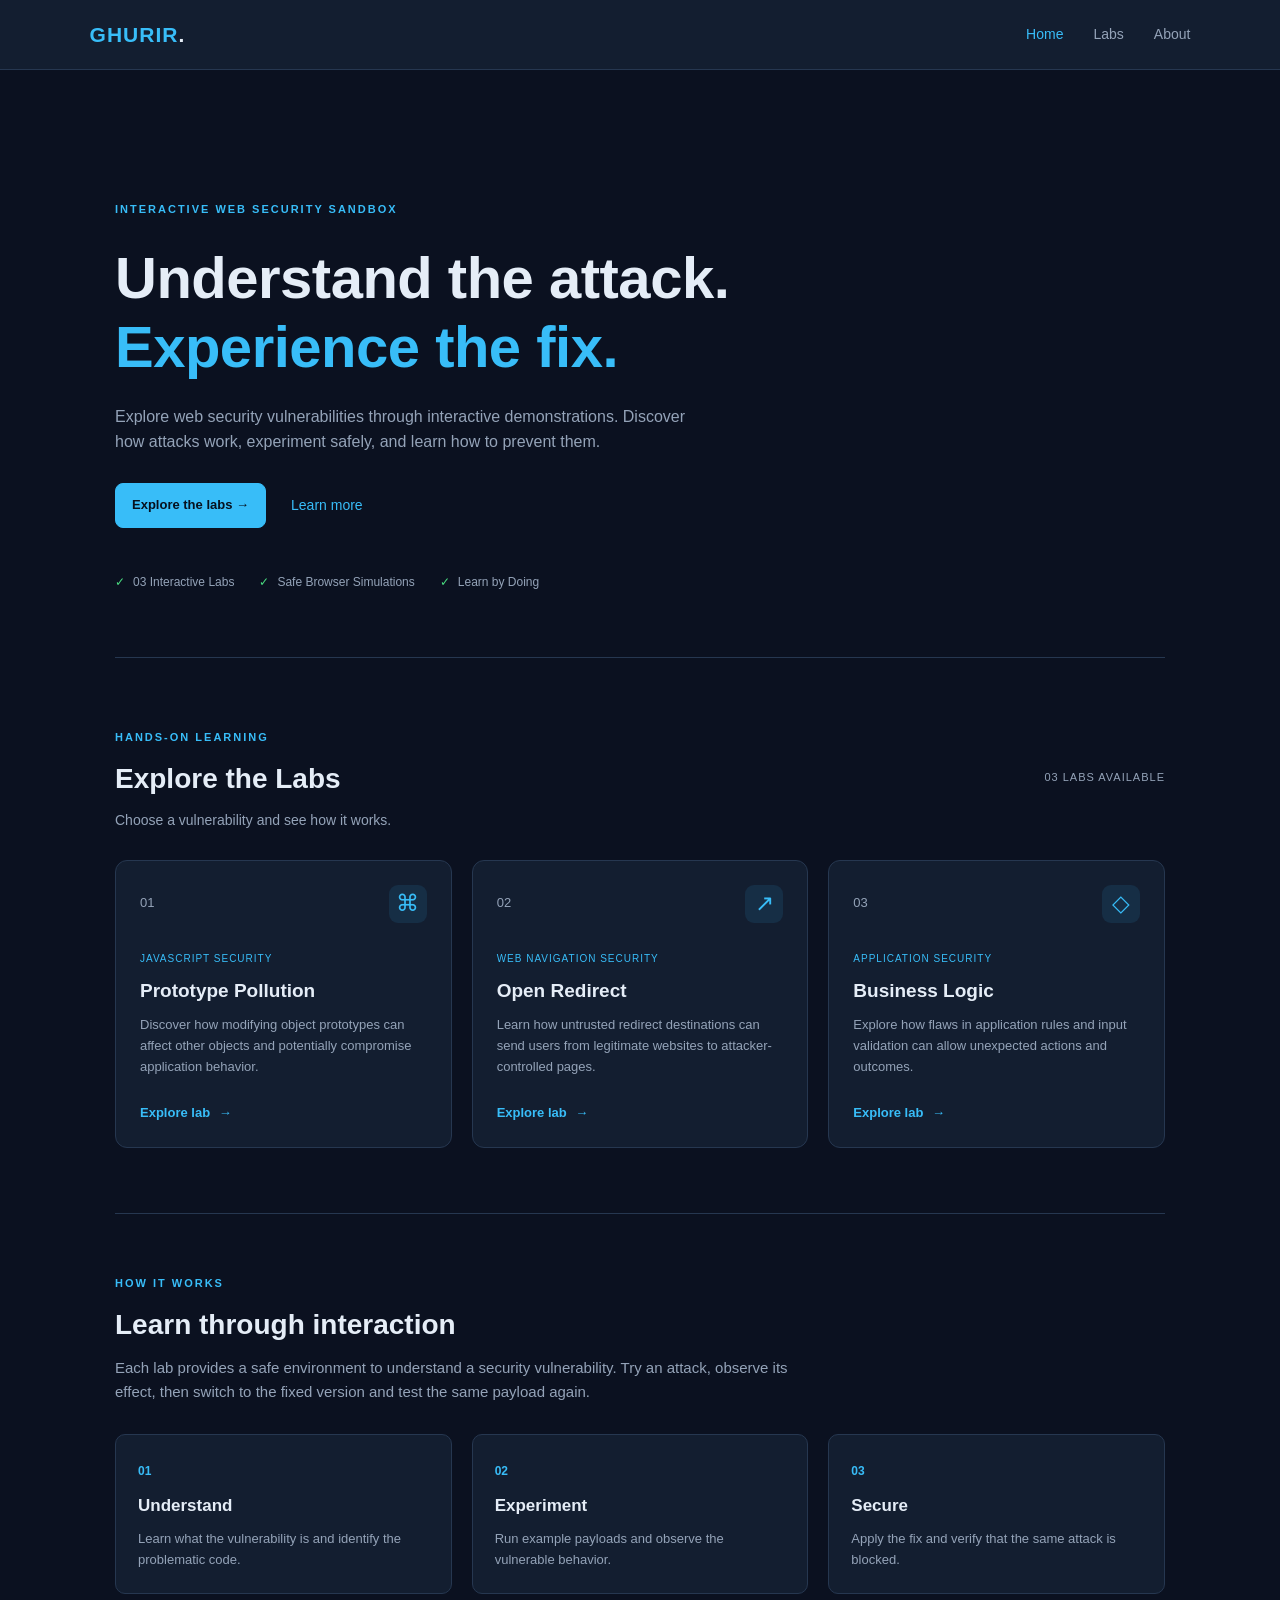
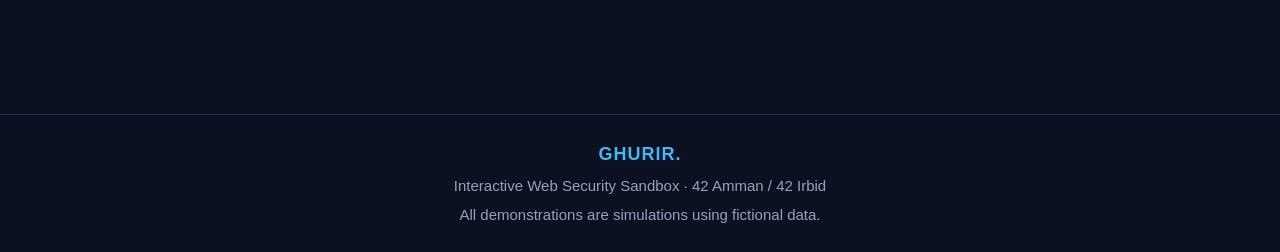
<file: index.html>
<!DOCTYPE html>
<html lang="en">
<head>
    <meta charset="UTF-8">
    <meta name="viewport" content="width=device-width, initial-scale=1.0">
    <meta name="description" content="Explore web security vulnerabilities through interactive demonstrations and learn how to fix them.">
    <title>Ghurir | Interactive Web Security Sandbox</title>
    <link rel="stylesheet" href="css/style.css">
</head>

<body>

    <!-- Navigation -->
    <nav>
        <span class="brand">GHURIR<span class="brand-dot">.</span></span>

        <a href="index.html" class="active">Home</a>
        <a href="#labs">Labs</a>
        <a href="#about">About</a>
    </nav>

    <main>

        <!-- Hero Section -->
        <section class="hero">
            <span class="hero-label">INTERACTIVE WEB SECURITY SANDBOX</span>

            <h1>
                Understand the attack.<br>
                <span class="highlight">Experience the fix.</span>
            </h1>

            <p>
                Explore web security vulnerabilities through interactive
                demonstrations. Discover how attacks work, experiment
                safely, and learn how to prevent them.
            </p>

            <div class="hero-actions">
                <a href="#labs" class="cta">Explore the labs →</a>
                <a href="#about" class="secondary-link">Learn more</a>
            </div>

            <div class="hero-info">
                <span>03 Interactive Labs</span>
                <span>Safe Browser Simulations</span>
                <span>Learn by Doing</span>
            </div>
        </section>


        <!-- Labs Section -->
        <section id="labs" class="labs-section">

            <div class="section-heading">
                <div>
                    <span class="section-label">HANDS-ON LEARNING</span>
                    <h2>Explore the Labs</h2>
                    <p>Choose a vulnerability and see how it works.</p>
                </div>

                <span class="lab-count">03 LABS AVAILABLE</span>
            </div>


            <div class="lab-grid">

                <!-- Lab 1 -->
                <a href="lab1.html" class="lab-card">
                    <div class="lab-card-top">
                        <span class="lab-number">01</span>
                        <span class="lab-icon">⌘</span>
                    </div>

                    <span class="lab-category">JAVASCRIPT SECURITY</span>

                    <h3>Prototype Pollution</h3>

                    <p>
                        Discover how modifying object prototypes can
                        affect other objects and potentially compromise
                        application behavior.
                    </p>

                    <span class="lab-link">Explore lab <span>→</span></span>
                </a>


                <!-- Lab 2 -->
                <a href="lab2.html" class="lab-card">
                    <div class="lab-card-top">
                        <span class="lab-number">02</span>
                        <span class="lab-icon">↗</span>
                    </div>

                    <span class="lab-category">WEB NAVIGATION SECURITY</span>

                    <h3>Open Redirect</h3>

                    <p>
                        Learn how untrusted redirect destinations can
                        send users from legitimate websites to
                        attacker-controlled pages.
                    </p>

                    <span class="lab-link">Explore lab <span>→</span></span>
                </a>


                <!-- Lab 3 -->
                <a href="lab3.html" class="lab-card">
                    <div class="lab-card-top">
                        <span class="lab-number">03</span>
                        <span class="lab-icon">◇</span>
                    </div>

                    <span class="lab-category">APPLICATION SECURITY</span>

                    <h3>Business Logic</h3>

                    <p>
                        Explore how flaws in application rules and
                        input validation can allow unexpected
                        actions and outcomes.
                    </p>

                    <span class="lab-link">Explore lab <span>→</span></span>
                </a>

            </div>
        </section>


        <!-- About Section -->
        <section id="about" class="about-section">

            <span class="section-label">HOW IT WORKS</span>
            <h2>Learn through interaction</h2>

            <p>
                Each lab provides a safe environment to understand
                a security vulnerability. Try an attack, observe
                its effect, then switch to the fixed version and
                test the same payload again.
            </p>

            <div class="feature-grid">

                <div class="feature-item">
                    <span class="feature-number">01</span>
                    <h3>Understand</h3>
                    <p>Learn what the vulnerability is and identify the problematic code.</p>
                </div>

                <div class="feature-item">
                    <span class="feature-number">02</span>
                    <h3>Experiment</h3>
                    <p>Run example payloads and observe the vulnerable behavior.</p>
                </div>

                <div class="feature-item">
                    <span class="feature-number">03</span>
                    <h3>Secure</h3>
                    <p>Apply the fix and verify that the same attack is blocked.</p>
                </div>

            </div>
        </section>

    </main>


    <!-- Footer -->
    <footer>
        <span class="footer-brand">GHURIR.</span>
        <p>Interactive Web Security Sandbox · 42 Amman / 42 Irbid</p>
        <p>All demonstrations are simulations using fictional data.</p>
    </footer>

</body>
</html>
</file>
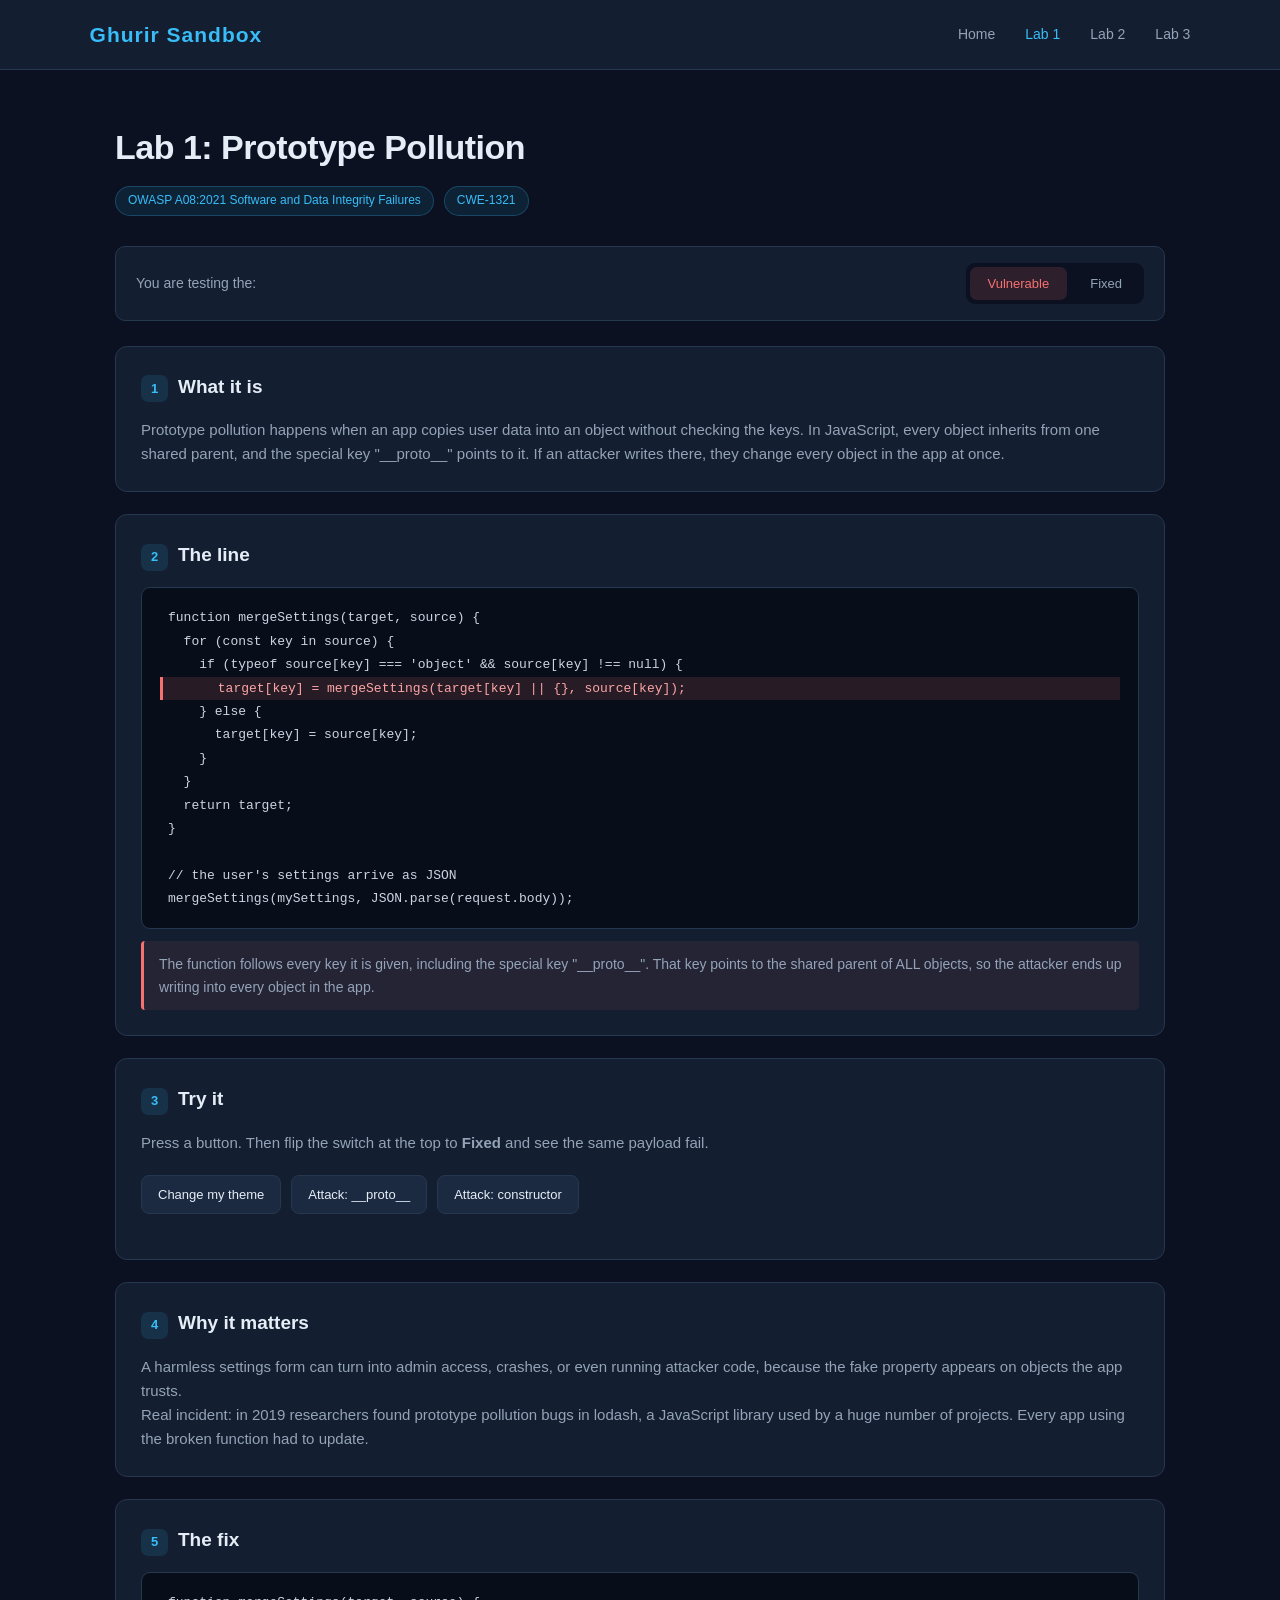
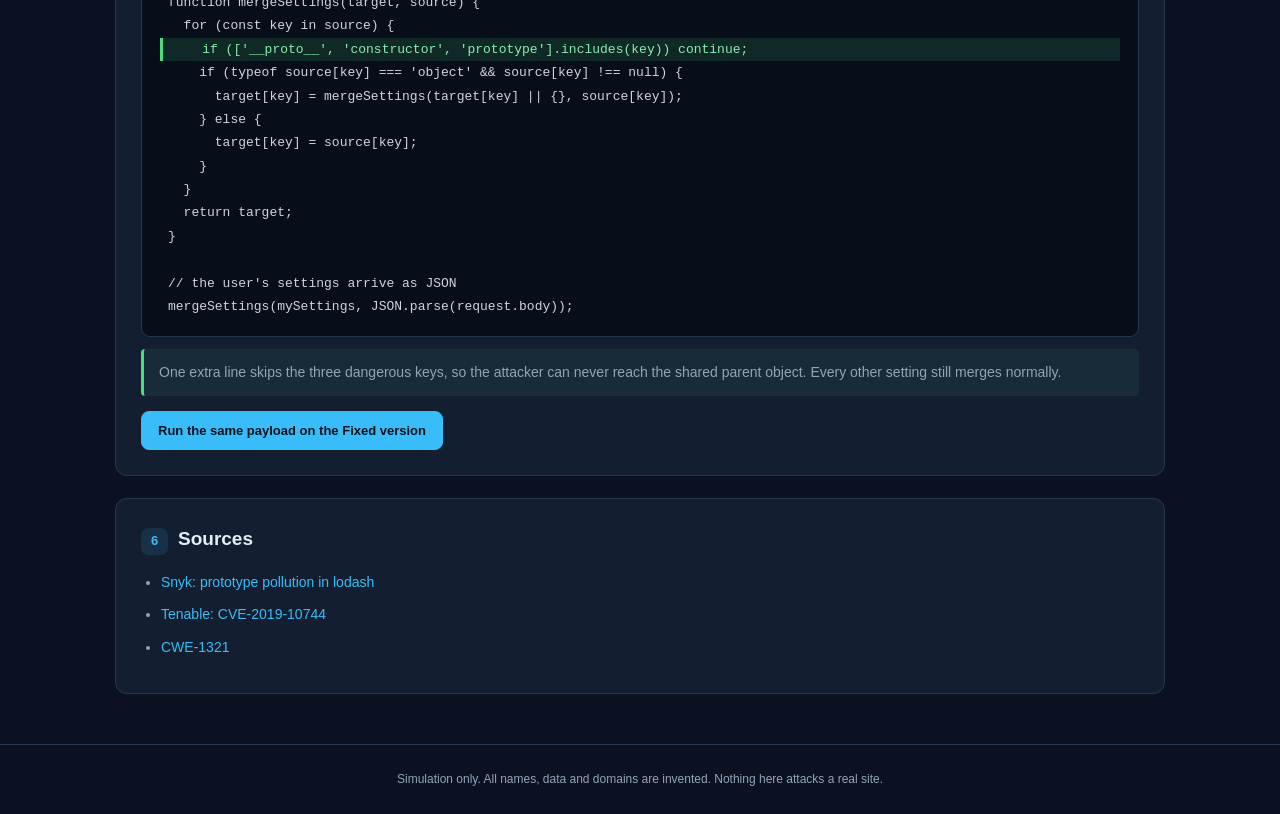
<file: lab1.html>
<!doctype html>
<html lang="en">
<head>
<meta charset="utf-8">
<meta name="viewport" content="width=device-width, initial-scale=1">
<title>Lab 1 - Prototype Pollution | Ghurir Sandbox</title>
<link rel="stylesheet" href="css/style.css">
</head>
<body>
<nav><span class="brand">Ghurir Sandbox</span><a href="index.html">Home</a><a href="lab1.html" class=active>Lab 1</a><a href="lab2.html">Lab 2</a><a href="lab3.html">Lab 3</a></nav>
<main>
  <h1>Lab 1: Prototype Pollution</h1>
  <div class="tags"><span class="tag">OWASP A08:2021 Software and Data Integrity Failures</span><span class="tag">CWE-1321</span></div>

  <div class="modebar">
    <span class="label">You are testing the:</span>
    <div class="switch" role="group" aria-label="Choose version">
      <button type="button" class="mode-btn" data-mode="vulnerable" aria-pressed="true">Vulnerable</button>
      <button type="button" class="mode-btn" data-mode="fixed" aria-pressed="false">Fixed</button>
    </div>
  </div>

  <section class="card">
    <h2><span class="step">1</span>What it is</h2>
    <p>Prototype pollution happens when an app copies user data into an object without checking the keys. In JavaScript, every object inherits from one shared parent, and the special key &quot;__proto__&quot; points to it. If an attacker writes there, they change every object in the app at once.</p>
  </section>

  <section class="card">
    <h2><span class="step">2</span>The line</h2>
    <pre class="code" id="code-vuln" aria-label="Vulnerable code"></pre>
    <p class="why" id="why-vuln"></p>
  </section>

  <section class="card" id="try-it">
    <h2><span class="step">3</span>Try it</h2>
    <p>Press a button. Then flip the switch at the top to <b>Fixed</b> and see the same payload fail.</p>
    <div id="payloads"></div>
    <div id="output" class="out empty" aria-live="polite"></div>
  </section>

  <section class="card">
    <h2><span class="step">4</span>Why it matters</h2>
    <p>A harmless settings form can turn into admin access, crashes, or even running attacker code, because the fake property appears on objects the app trusts.</p><p>Real incident: in 2019 researchers found prototype pollution bugs in lodash, a JavaScript library used by a huge number of projects. Every app using the broken function had to update.</p>
  </section>

  <section class="card">
    <h2><span class="step">5</span>The fix</h2>
    <pre class="code" id="code-fixed" aria-label="Fixed code"></pre>
    <p class="why fixwhy" id="why-fixed"></p>
    <button type="button" class="cta" id="run-fixed">Run the same payload on the Fixed version</button>
  </section>

  <section class="card">
    <h2><span class="step">6</span>Sources</h2>
    <ul class="sources"><li><a href="https://snyk.io/blog/snyk-research-team-discovers-severe-prototype-pollution-security-vulnerabilities-affecting-all-versions-of-lodash/" target="_blank" rel="noopener noreferrer">Snyk: prototype pollution in lodash</a></li><li><a href="https://tenable.com/cve/CVE-2019-10744" target="_blank" rel="noopener noreferrer">Tenable: CVE-2019-10744</a></li><li><a href="https://cwe.mitre.org/data/definitions/1321.html" target="_blank" rel="noopener noreferrer">CWE-1321</a></li></ul>
  </section>
</main>
<footer>Simulation only. All names, data and domains are invented. Nothing here attacks a real site.</footer>
<script src="js/lab-ui.js"></script>
<script src="js/lab1.js"></script>
</body>
</html>
</file>
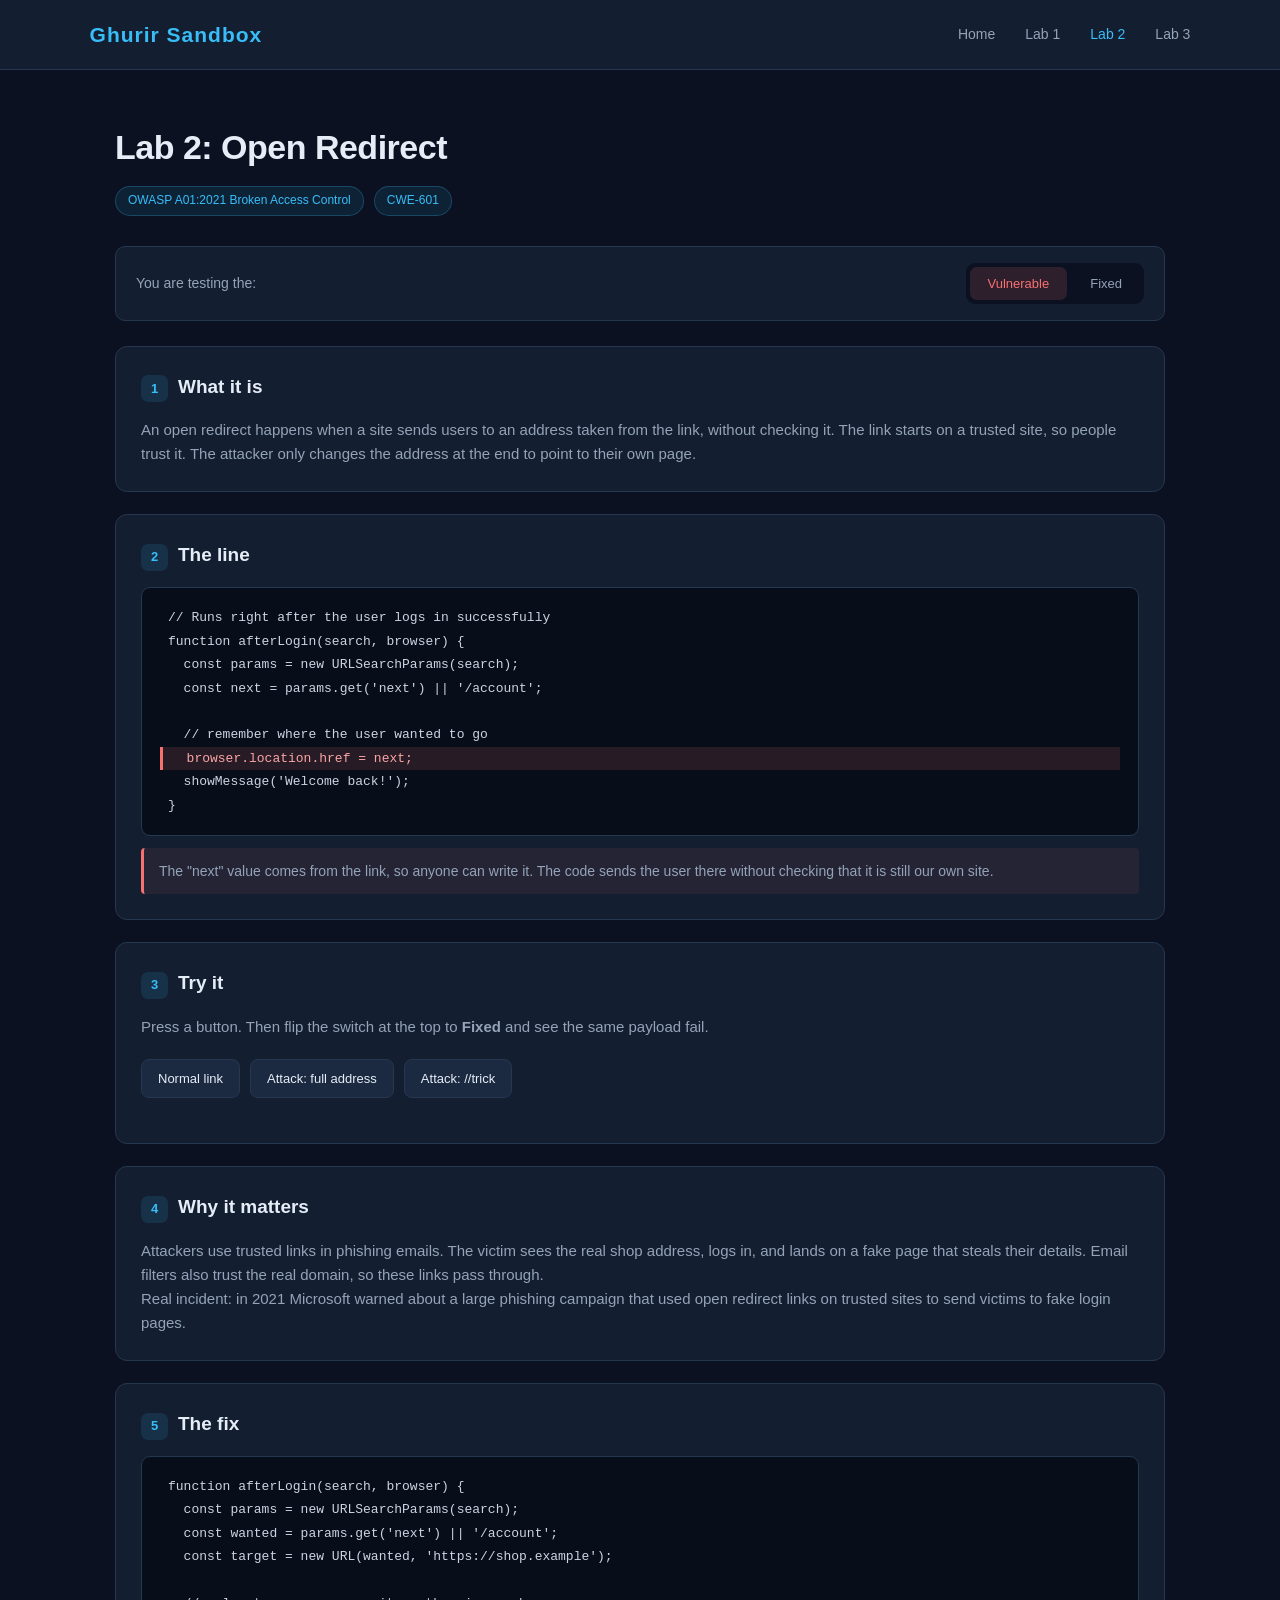
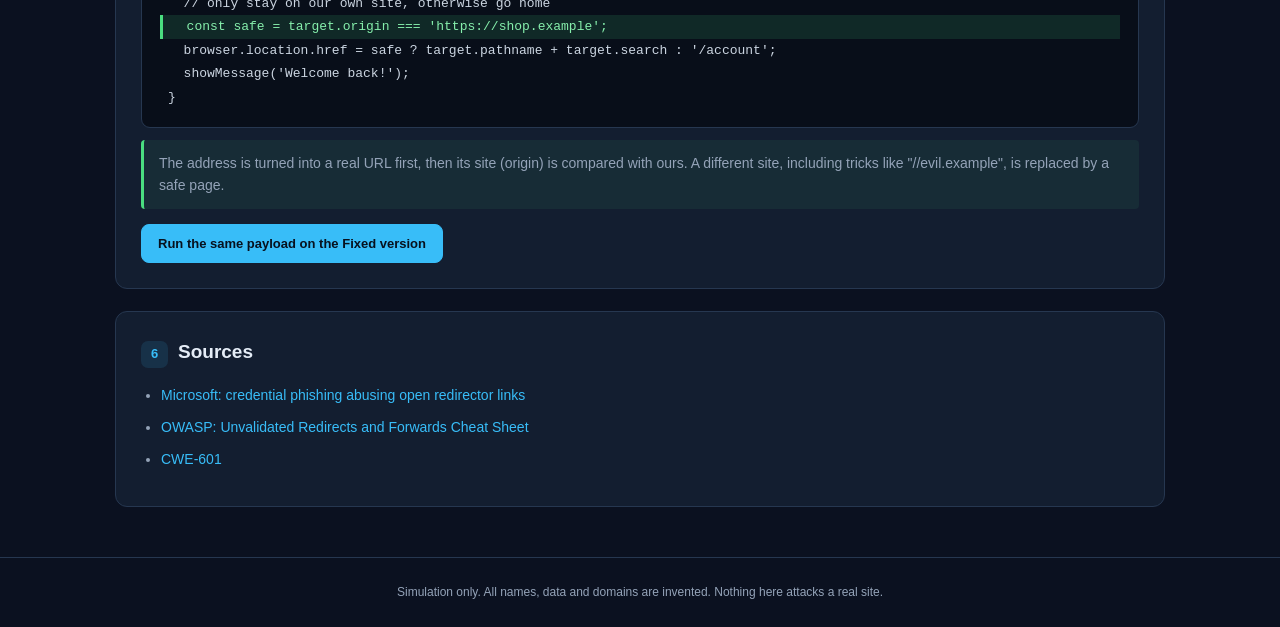
<file: lab2.html>
<!doctype html>
<html lang="en">
<head>
<meta charset="utf-8">
<meta name="viewport" content="width=device-width, initial-scale=1">
<title>Lab 2 - Open Redirect | Ghurir Sandbox</title>
<link rel="stylesheet" href="css/style.css">
</head>
<body>
<nav><span class="brand">Ghurir Sandbox</span><a href="index.html">Home</a><a href="lab1.html">Lab 1</a><a href="lab2.html" class=active>Lab 2</a><a href="lab3.html">Lab 3</a></nav>
<main>
  <h1>Lab 2: Open Redirect</h1>
  <div class="tags"><span class="tag">OWASP A01:2021 Broken Access Control</span><span class="tag">CWE-601</span></div>

  <div class="modebar">
    <span class="label">You are testing the:</span>
    <div class="switch" role="group" aria-label="Choose version">
      <button type="button" class="mode-btn" data-mode="vulnerable" aria-pressed="true">Vulnerable</button>
      <button type="button" class="mode-btn" data-mode="fixed" aria-pressed="false">Fixed</button>
    </div>
  </div>

  <section class="card">
    <h2><span class="step">1</span>What it is</h2>
    <p>An open redirect happens when a site sends users to an address taken from the link, without checking it. The link starts on a trusted site, so people trust it. The attacker only changes the address at the end to point to their own page.</p>
  </section>

  <section class="card">
    <h2><span class="step">2</span>The line</h2>
    <pre class="code" id="code-vuln" aria-label="Vulnerable code"></pre>
    <p class="why" id="why-vuln"></p>
  </section>

  <section class="card" id="try-it">
    <h2><span class="step">3</span>Try it</h2>
    <p>Press a button. Then flip the switch at the top to <b>Fixed</b> and see the same payload fail.</p>
    <div id="payloads"></div>
    <div id="output" class="out empty" aria-live="polite"></div>
  </section>

  <section class="card">
    <h2><span class="step">4</span>Why it matters</h2>
    <p>Attackers use trusted links in phishing emails. The victim sees the real shop address, logs in, and lands on a fake page that steals their details. Email filters also trust the real domain, so these links pass through.</p><p>Real incident: in 2021 Microsoft warned about a large phishing campaign that used open redirect links on trusted sites to send victims to fake login pages.</p>
  </section>

  <section class="card">
    <h2><span class="step">5</span>The fix</h2>
    <pre class="code" id="code-fixed" aria-label="Fixed code"></pre>
    <p class="why fixwhy" id="why-fixed"></p>
    <button type="button" class="cta" id="run-fixed">Run the same payload on the Fixed version</button>
  </section>

  <section class="card">
    <h2><span class="step">6</span>Sources</h2>
    <ul class="sources"><li><a href="https://techcommunity.microsoft.com/t5/security-compliance-and-identity/new-blog-post-widespread-credential-phishing-campaign-abuses/td-p/2689406" target="_blank" rel="noopener noreferrer">Microsoft: credential phishing abusing open redirector links</a></li><li><a href="https://cheatsheetseries.owasp.org/cheatsheets/Unvalidated_Redirects_and_Forwards_Cheat_Sheet.html" target="_blank" rel="noopener noreferrer">OWASP: Unvalidated Redirects and Forwards Cheat Sheet</a></li><li><a href="https://cwe.mitre.org/data/definitions/601.html" target="_blank" rel="noopener noreferrer">CWE-601</a></li></ul>
  </section>
</main>
<footer>Simulation only. All names, data and domains are invented. Nothing here attacks a real site.</footer>
<script src="js/lab-ui.js" defer></script>
<script src="js/lab2.js" defer></script>
</body>
</html>
</file>
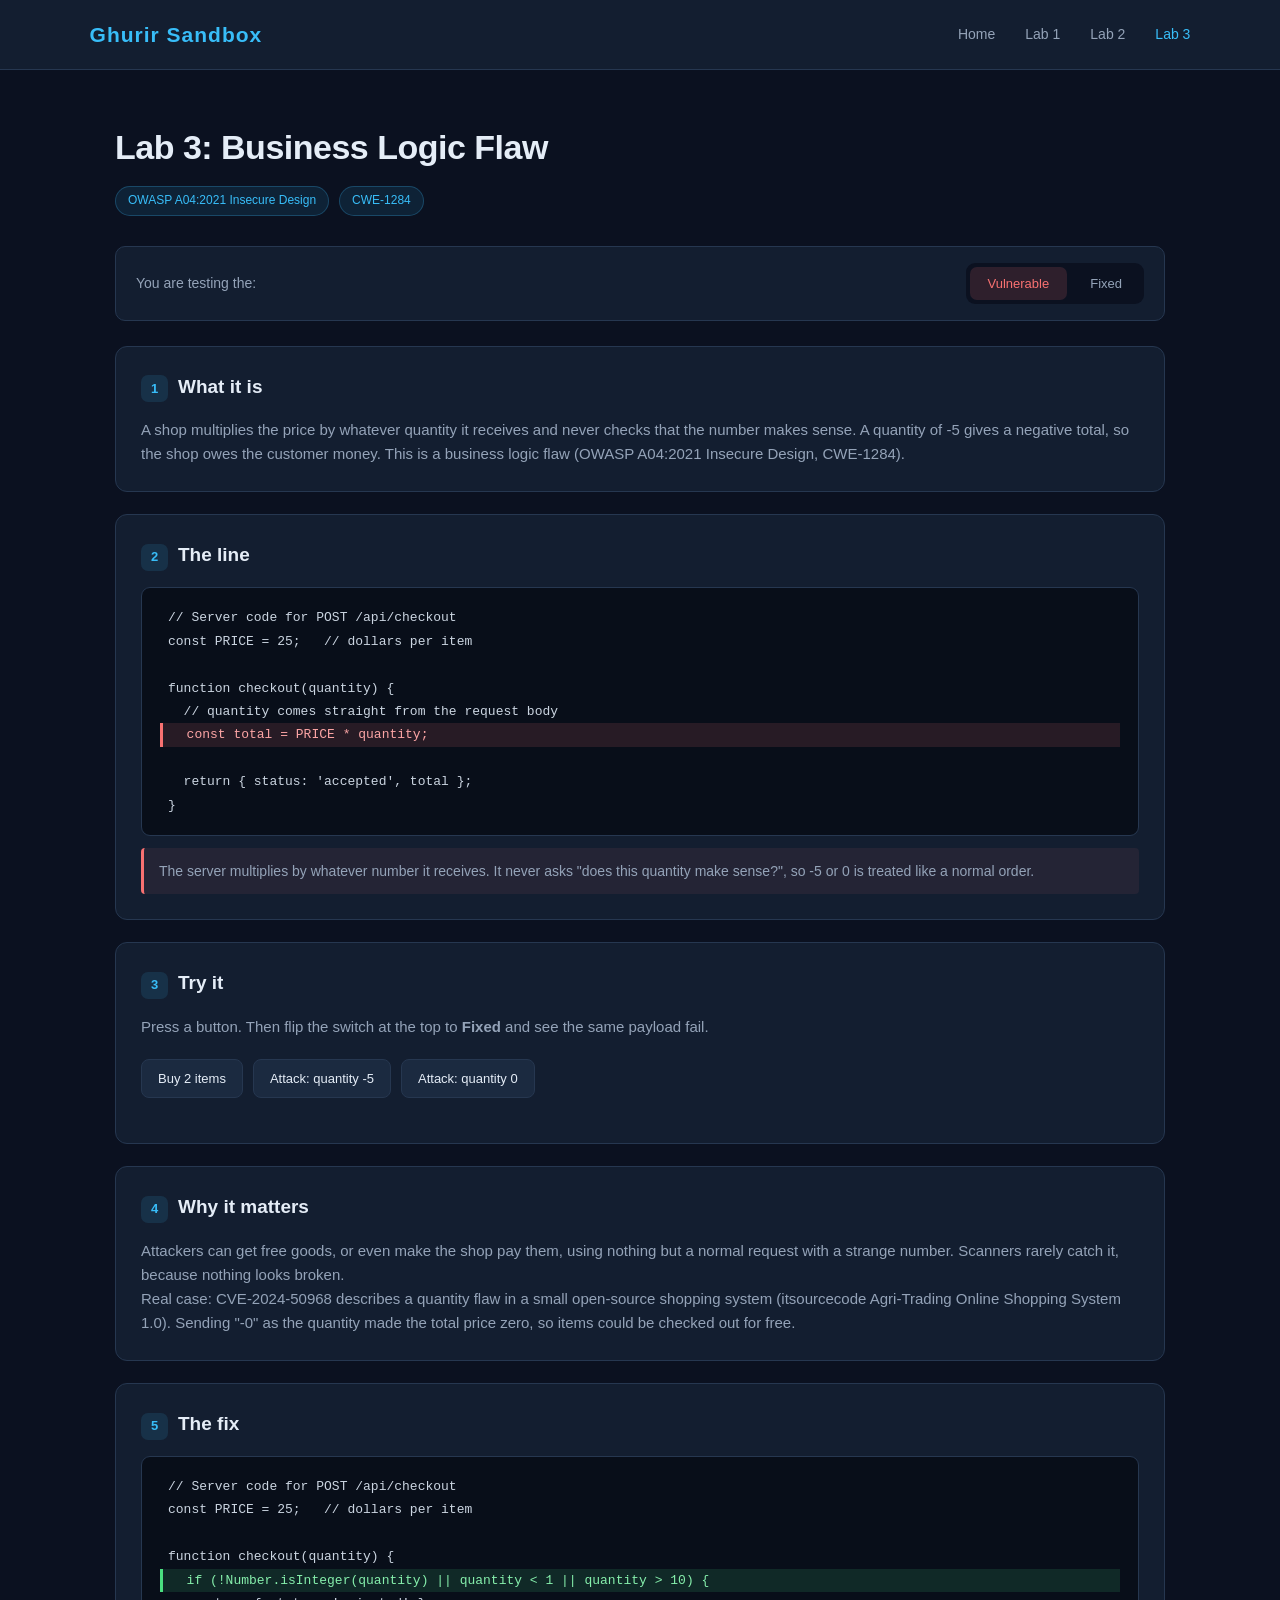
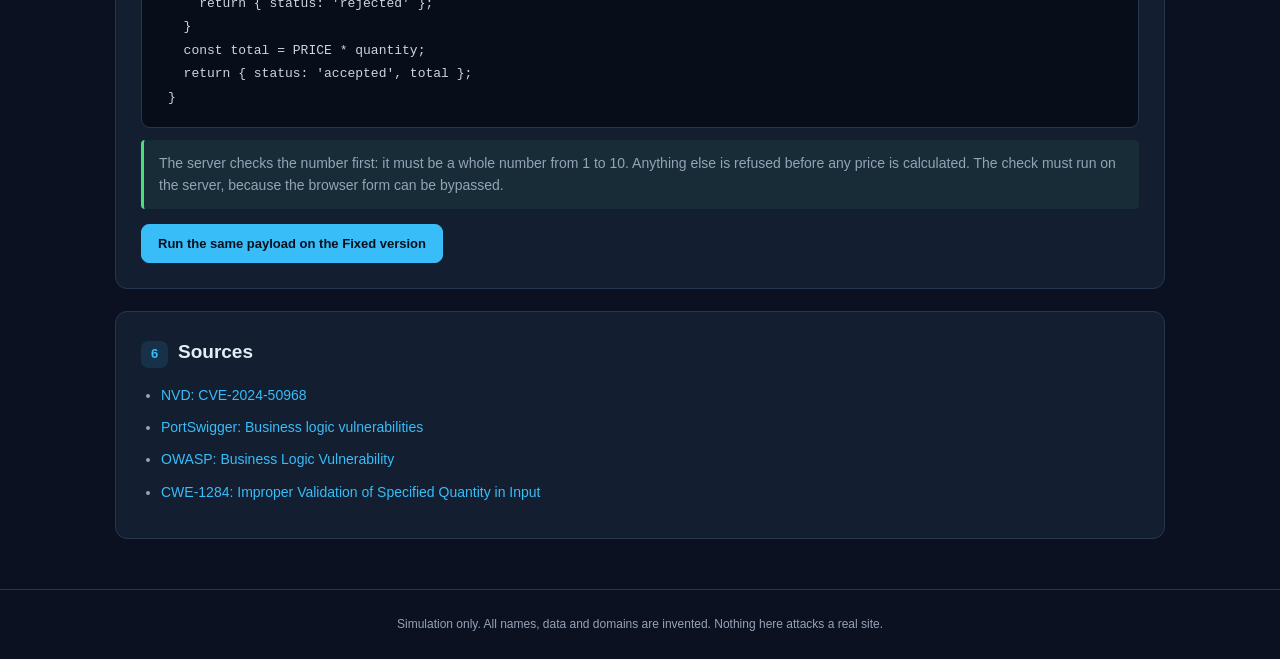
<file: lab3.html>
<!doctype html>
<html lang="en">
<head>
<meta charset="utf-8">
<meta name="viewport" content="width=device-width, initial-scale=1">
<title>Lab 3 - Business Logic Flaw | Ghurir Sandbox</title>
<link rel="stylesheet" href="css/style.css">
</head>
<body>
<nav><span class="brand">Ghurir Sandbox</span><a href="index.html">Home</a><a href="lab1.html">Lab 1</a><a href="lab2.html">Lab 2</a><a href="lab3.html" class=active>Lab 3</a></nav>
<main>
  <h1>Lab 3: Business Logic Flaw</h1>
  <div class="tags"><span class="tag">OWASP A04:2021 Insecure Design</span><span class="tag">CWE-1284</span></div>

  <div class="modebar">
    <span class="label">You are testing the:</span>
    <div class="switch" role="group" aria-label="Choose version">
      <button type="button" class="mode-btn" data-mode="vulnerable" aria-pressed="true">Vulnerable</button>
      <button type="button" class="mode-btn" data-mode="fixed" aria-pressed="false">Fixed</button>
    </div>
  </div>

  <section class="card">
    <h2><span class="step">1</span>What it is</h2>
    <p>A shop multiplies the price by whatever quantity it receives and never checks that the number makes sense. A quantity of -5 gives a negative total, so the shop owes the customer money. This is a business logic flaw (OWASP A04:2021 Insecure Design, CWE-1284).</p>
  </section>

  <section class="card">
    <h2><span class="step">2</span>The line</h2>
    <pre class="code" id="code-vuln" aria-label="Vulnerable code"></pre>
    <p class="why" id="why-vuln"></p>
  </section>

  <section class="card" id="try-it">
    <h2><span class="step">3</span>Try it</h2>
    <p>Press a button. Then flip the switch at the top to <b>Fixed</b> and see the same payload fail.</p>
    <div id="payloads"></div>
    <div id="output" class="out empty" aria-live="polite"></div>
  </section>

  <section class="card">
    <h2><span class="step">4</span>Why it matters</h2>
    <p>Attackers can get free goods, or even make the shop pay them, using nothing but a normal request with a strange number. Scanners rarely catch it, because nothing looks broken.</p><p>Real case: CVE-2024-50968 describes a quantity flaw in a small open-source shopping system (itsourcecode Agri-Trading Online Shopping System 1.0). Sending &quot;-0&quot; as the quantity made the total price zero, so items could be checked out for free.</p>
  </section>

  <section class="card">
    <h2><span class="step">5</span>The fix</h2>
    <pre class="code" id="code-fixed" aria-label="Fixed code"></pre>
    <p class="why fixwhy" id="why-fixed"></p>
    <button type="button" class="cta" id="run-fixed">Run the same payload on the Fixed version</button>
  </section>

  <section class="card">
    <h2><span class="step">6</span>Sources</h2>
    <ul class="sources"><li><a href="https://nvd.nist.gov/vuln/detail/CVE-2024-50968" target="_blank" rel="noopener noreferrer">NVD: CVE-2024-50968</a></li><li><a href="https://portswigger.net/web-security/logic-flaws" target="_blank" rel="noopener noreferrer">PortSwigger: Business logic vulnerabilities</a></li><li><a href="https://owasp.org/www-community/vulnerabilities/Business_logic_vulnerability" target="_blank" rel="noopener noreferrer">OWASP: Business Logic Vulnerability</a></li><li><a href="https://cwe.mitre.org/data/definitions/1284.html" target="_blank" rel="noopener noreferrer">CWE-1284: Improper Validation of Specified Quantity in Input</a></li></ul>
  </section>
</main>
<footer>Simulation only. All names, data and domains are invented. Nothing here attacks a real site.</footer>
<script src="js/lab-ui.js"></script>
<script src="js/lab3.js"></script>
</body>
</html>
</file>
<file: css/style.css>
/* ==============================
   1. Global styles
============================== */

:root {
    --bg: #0b1120;
    --surface: #131e30;
    --surface-light: #1b2a40;
    --border: #263750;
    --text: #e5edf7;
    --muted: #94a3b8;
    --accent: #38bdf8;
    --accent-hover: #0ea5e9;
    --red: #f87171;
    --green: #4ade80;
}

* {
    margin: 0;
    padding: 0;
    box-sizing: border-box;
}

body {
    background: var(--bg);
    color: var(--text);
    font-family: Arial, Helvetica, sans-serif;
    line-height: 1.6;
    min-height: 100vh;
}

a {
    color: var(--accent);
    text-decoration: none;
}

a:hover {
    color: var(--accent-hover);
}

/* ==============================
   2. Navigation
============================== */

nav {
    min-height: 70px;
    padding: 0 7%;
    display: flex;
    align-items: center;
    gap: 30px;
    background: var(--surface);
    border-bottom: 1px solid var(--border);
}

.brand {
    font-size: 21px;
    font-weight: bold;
    color: var(--accent);
    margin-right: auto;
    letter-spacing: 1px;
}

nav a {
    color: var(--muted);
    font-size: 14px;
    transition: color 0.2s;
}

nav a:hover,
nav a.active {
    color: var(--accent);
}

/* ==============================
   3. Main content
============================== */

main {
    width: 86%;
    max-width: 1050px;
    margin: 50px auto;
}

h1 {
    font-size: 34px;
    margin-bottom: 12px;
    letter-spacing: -0.5px;
}

h2 {
    font-size: 19px;
    margin-bottom: 16px;
}

p {
    color: var(--muted);
    font-size: 15px;
}

.tags {
    display: flex;
    flex-wrap: wrap;
    gap: 10px;
    margin-bottom: 30px;
}

.tag {
    background: rgba(56, 189, 248, 0.10);
    color: var(--accent);
    border: 1px solid rgba(56, 189, 248, 0.25);
    border-radius: 20px;
    padding: 4px 12px;
    font-size: 12px;
}

/* ==============================
   4. Cards and sections
============================== */

.card {
    background: var(--surface);
    border: 1px solid var(--border);
    border-radius: 12px;
    padding: 25px;
    margin-bottom: 22px;
    transition: border-color 0.2s;
}

.card:hover {
    border-color: #38516e;
}

.step {
    display: inline-flex;
    align-items: center;
    justify-content: center;
    width: 27px;
    height: 27px;
    border-radius: 7px;
    background: rgba(56, 189, 248, 0.12);
    color: var(--accent);
    font-size: 13px;
    margin-right: 10px;
}

/* ==============================
   5. Vulnerable / Fixed switch
============================== */

.modebar {
    display: flex;
    align-items: center;
    justify-content: space-between;
    flex-wrap: wrap;
    gap: 15px;
    padding: 16px 20px;
    margin-bottom: 25px;
    background: var(--surface);
    border: 1px solid var(--border);
    border-radius: 10px;
}

.label {
    color: var(--muted);
    font-size: 14px;
}

.switch {
    display: flex;
    gap: 5px;
    padding: 4px;
    background: var(--bg);
    border-radius: 9px;
}

.mode-btn {
    border: none;
    border-radius: 7px;
    padding: 9px 18px;
    background: transparent;
    color: var(--muted);
    cursor: pointer;
    font-size: 13px;
    transition: 0.2s;
}

.mode-btn[data-mode="vulnerable"][aria-pressed="true"] {
    background: rgba(248, 113, 113, 0.15);
    color: var(--red);
}

.mode-btn[data-mode="fixed"][aria-pressed="true"] {
    background: rgba(74, 222, 128, 0.15);
    color: var(--green);
}

/* ==============================
   6. Code blocks
============================== */

.code {
    background: #080e19;
    border: 1px solid var(--border);
    border-radius: 9px;
    padding: 18px;
    margin: 12px 0;
    overflow-x: auto;
    color: #cbd5e1;
    font-family: "Courier New", monospace;
    font-size: 13px;
    line-height: 1.8;
    white-space: pre;
}

.code-line {
    display: block;
    padding: 0 8px;
    min-height: 23px;
}

.code-line.hot {
    background: rgba(248, 113, 113, 0.13);
    border-left: 3px solid var(--red);
    color: #fca5a5;
}

.code-line.fixed-hot {
    background: rgba(74, 222, 128, 0.13);
    border-left: 3px solid var(--green);
    color: #86efac;
}

.why {
    padding: 12px 15px;
    background: rgba(248, 113, 113, 0.07);
    border-left: 3px solid var(--red);
    border-radius: 4px;
    font-size: 14px;
}

.fixwhy {
    background: rgba(74, 222, 128, 0.07);
    border-left-color: var(--green);
}

/* ==============================
   7. Payload buttons
============================== */

#payloads {
    display: flex;
    flex-wrap: wrap;
    gap: 10px;
    margin: 20px 0;
}

.payload-btn,
.cta {
    border: 1px solid var(--border);
    border-radius: 8px;
    padding: 11px 16px;
    background: var(--surface-light);
    color: var(--text);
    cursor: pointer;
    font-size: 13px;
    transition: 0.2s;
}

.payload-btn:hover {
    border-color: var(--accent);
    color: var(--accent);
}

.payload-btn.selected {
    border-color: var(--accent);
    background: rgba(56, 189, 248, 0.10);
}

/* ==============================
   8. Result panel
============================== */

.out {
    background: #080e19;
    border: 1px solid var(--border);
    border-radius: 9px;
    padding: 20px;
    margin-top: 15px;
    overflow-wrap: anywhere;
}

.out.empty {
    display: none;
}

.out h3 {
    font-size: 16px;
    margin-bottom: 12px;
}

.out p,
.out pre {
    font-size: 13px;
    margin-bottom: 7px;
}

.out.bad {
    border-color: var(--red);
}

.out.bad h3 {
    color: var(--red);
}

.out.good {
    border-color: var(--green);
}

.out.good h3 {
    color: var(--green);
}

.out.neutral {
    border-color: var(--accent);
}

.out.neutral h3 {
    color: var(--accent);
}

.out pre {
    white-space: pre-wrap;
    color: var(--muted);
    font-family: "Courier New", monospace;
}

/* ==============================
   9. Buttons and sources
============================== */

.cta {
    margin-top: 15px;
    background: var(--accent);
    color: #07111e;
    border-color: var(--accent);
    font-weight: bold;
}

.cta:hover {
    background: var(--accent-hover);
}

.sources {
    padding-left: 20px;
}

.sources li {
    margin: 10px 0;
    color: var(--muted);
    font-size: 14px;
}

footer {
    border-top: 1px solid var(--border);
    text-align: center;
    padding: 25px;
    color: var(--muted);
    font-size: 12px;
}

/* ==============================
   10. Responsive layout
============================== */

@media (max-width: 650px) {
    nav {
        padding: 15px 5%;
        gap: 14px;
        flex-wrap: wrap;
    }

    .brand {
        width: 100%;
        margin-bottom: 5px;
    }

    main {
        width: 92%;
        margin: 30px auto;
    }

    h1 {
        font-size: 27px;
    }

    .card {
        padding: 18px;
    }

    .modebar {
        align-items: flex-start;
        flex-direction: column;
    }

    .code {
        font-size: 12px;
    }
}


/* ==============================
   11. Home page
============================== */

.brand-dot {
    color: var(--text);
}

.hero {
    padding: 75px 0 65px;
    border-bottom: 1px solid var(--border);
}

.hero-label,
.section-label {
    color: var(--accent);
    font-size: 11px;
    font-weight: bold;
    letter-spacing: 2px;
}

.hero h1 {
    font-size: clamp(36px, 5vw, 58px);
    line-height: 1.2;
    margin: 22px 0;
}

.highlight {
    color: var(--accent);
}

.hero > p {
    max-width: 600px;
    font-size: 16px;
}

.hero-actions {
    display: flex;
    align-items: center;
    gap: 25px;
    margin-top: 28px;
}

.hero-actions .cta {
    display: inline-block;
    margin: 0;
}

.secondary-link {
    font-size: 14px;
}

.hero-info {
    display: flex;
    flex-wrap: wrap;
    gap: 25px;
    margin-top: 45px;
    color: var(--muted);
    font-size: 12px;
}

.hero-info span::before {
    content: "✓";
    color: var(--green);
    margin-right: 8px;
}

/* Labs */

.labs-section {
    padding: 65px 0;
}

.section-heading {
    display: flex;
    align-items: center;
    justify-content: space-between;
    gap: 20px;
    margin-bottom: 28px;
}

.section-heading h2,
.about-section h2 {
    font-size: 28px;
    margin: 8px 0;
}

.section-heading p {
    font-size: 14px;
}

.lab-count {
    color: var(--muted);
    font-size: 11px;
    letter-spacing: 1px;
}

.lab-grid {
    display: grid;
    grid-template-columns: repeat(3, 1fr);
    gap: 20px;
}

.lab-card {
    display: flex;
    flex-direction: column;
    min-height: 280px;
    padding: 24px;
    background: var(--surface);
    border: 1px solid var(--border);
    border-radius: 12px;
    transition: 0.25s;
}

.lab-card:hover {
    transform: translateY(-5px);
    border-color: var(--accent);
    background: var(--surface-light);
}

.lab-card-top {
    display: flex;
    justify-content: space-between;
    align-items: center;
    margin-bottom: 28px;
}

.lab-number {
    color: var(--muted);
    font-size: 13px;
}

.lab-icon {
    display: flex;
    align-items: center;
    justify-content: center;
    width: 38px;
    height: 38px;
    border-radius: 9px;
    background: rgba(56, 189, 248, 0.10);
    color: var(--accent);
    font-size: 23px;
}

.lab-category {
    color: var(--accent);
    font-size: 10px;
    letter-spacing: 1px;
}

.lab-card h3 {
    color: var(--text);
    font-size: 19px;
    margin: 9px 0;
}

.lab-card p {
    font-size: 13px;
    margin-bottom: 25px;
}

.lab-link {
    margin-top: auto;
    color: var(--accent);
    font-size: 13px;
    font-weight: bold;
}

.lab-link span {
    margin-left: 5px;
}

/* About */

.about-section {
    padding: 55px 0 70px;
    border-top: 1px solid var(--border);
}

.about-section > p {
    max-width: 700px;
    margin-bottom: 30px;
}

.feature-grid {
    display: grid;
    grid-template-columns: repeat(3, 1fr);
    gap: 20px;
}

.feature-item {
    padding: 22px;
    background: var(--surface);
    border: 1px solid var(--border);
    border-radius: 10px;
}

.feature-number {
    color: var(--accent);
    font-size: 12px;
    font-weight: bold;
}

.feature-item h3 {
    font-size: 17px;
    margin: 10px 0;
}

.feature-item p {
    font-size: 13px;
}

/* Footer */

footer .footer-brand {
    color: var(--accent);
    font-size: 18px;
    font-weight: bold;
    letter-spacing: 1px;
}

footer p {
    margin-top: 5px;
}

/* Mobile */

@media (max-width: 750px) {
    .lab-grid,
    .feature-grid {
        grid-template-columns: 1fr;
    }

    .hero {
        padding: 45px 0;
    }

    .section-heading {
        align-items: flex-start;
        flex-direction: column;
    }

    .hero-info {
        gap: 12px;
        flex-direction: column;
    }
}
</file>
